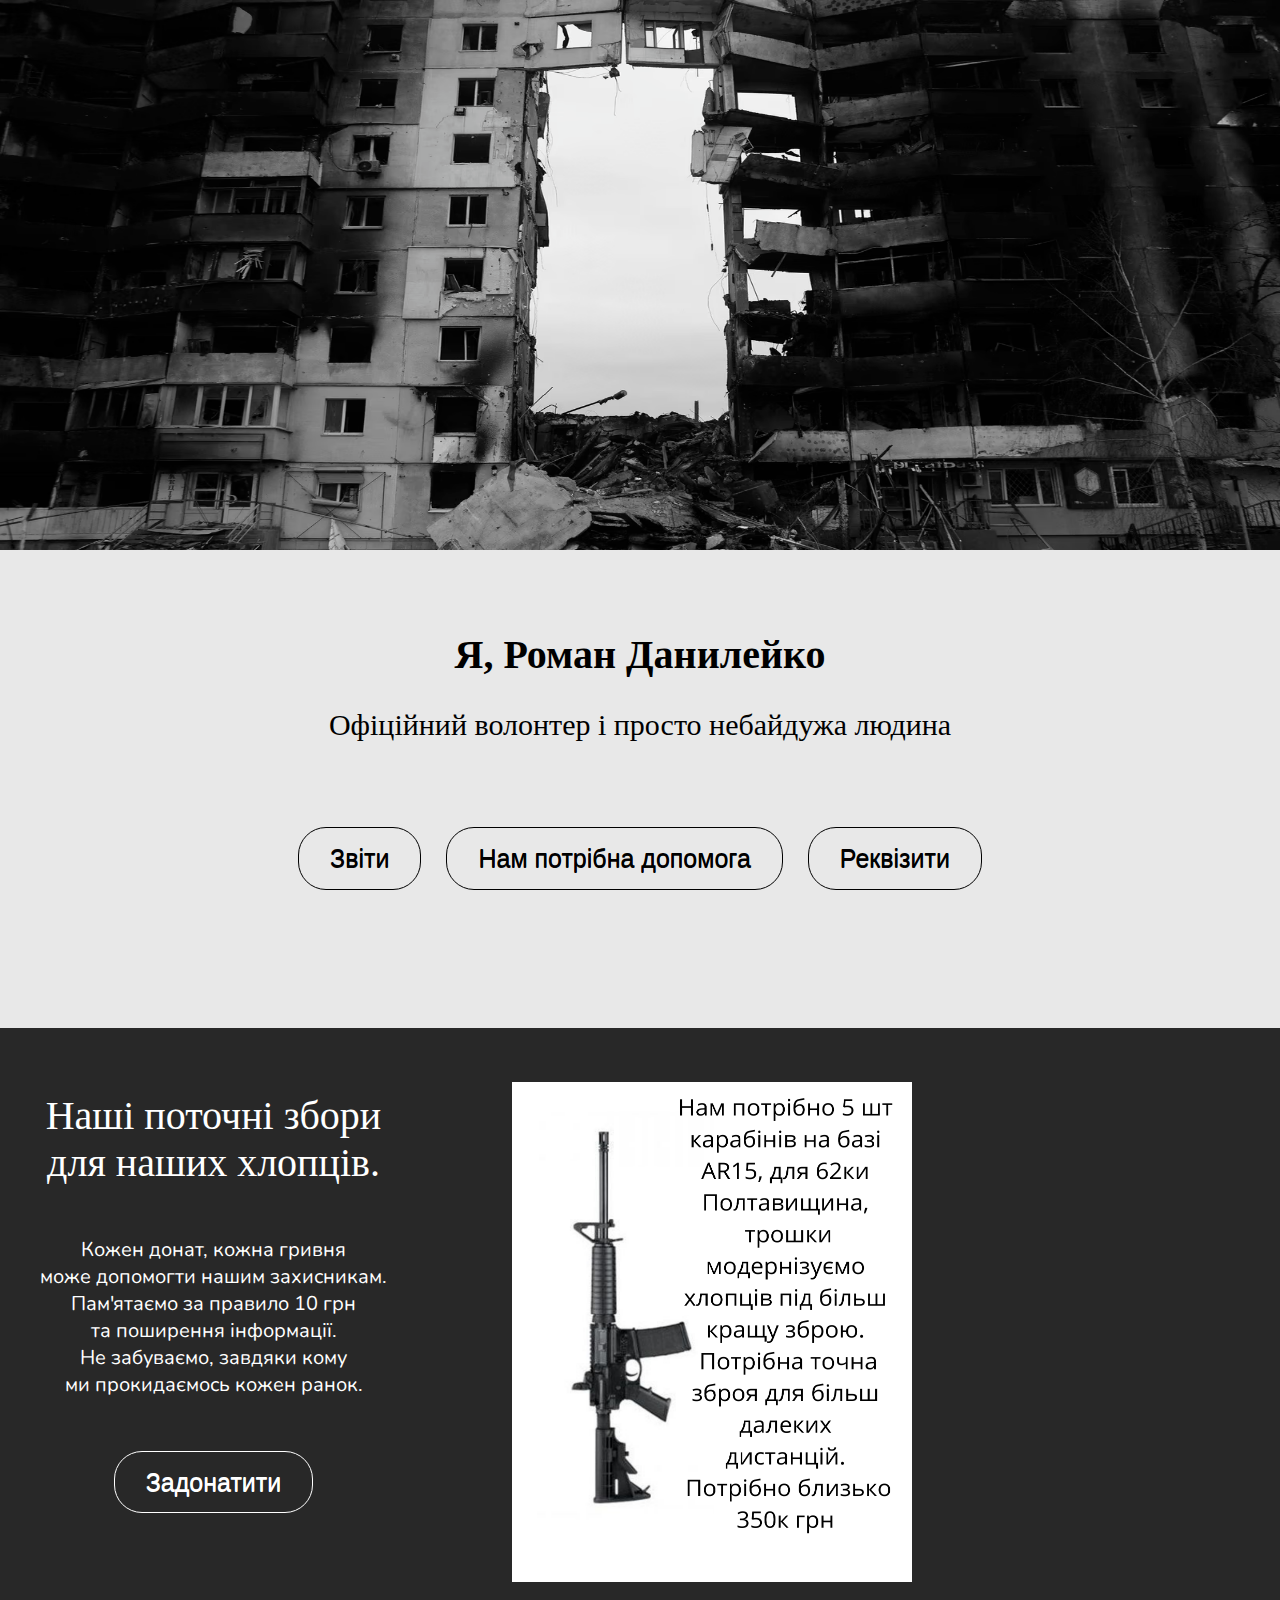
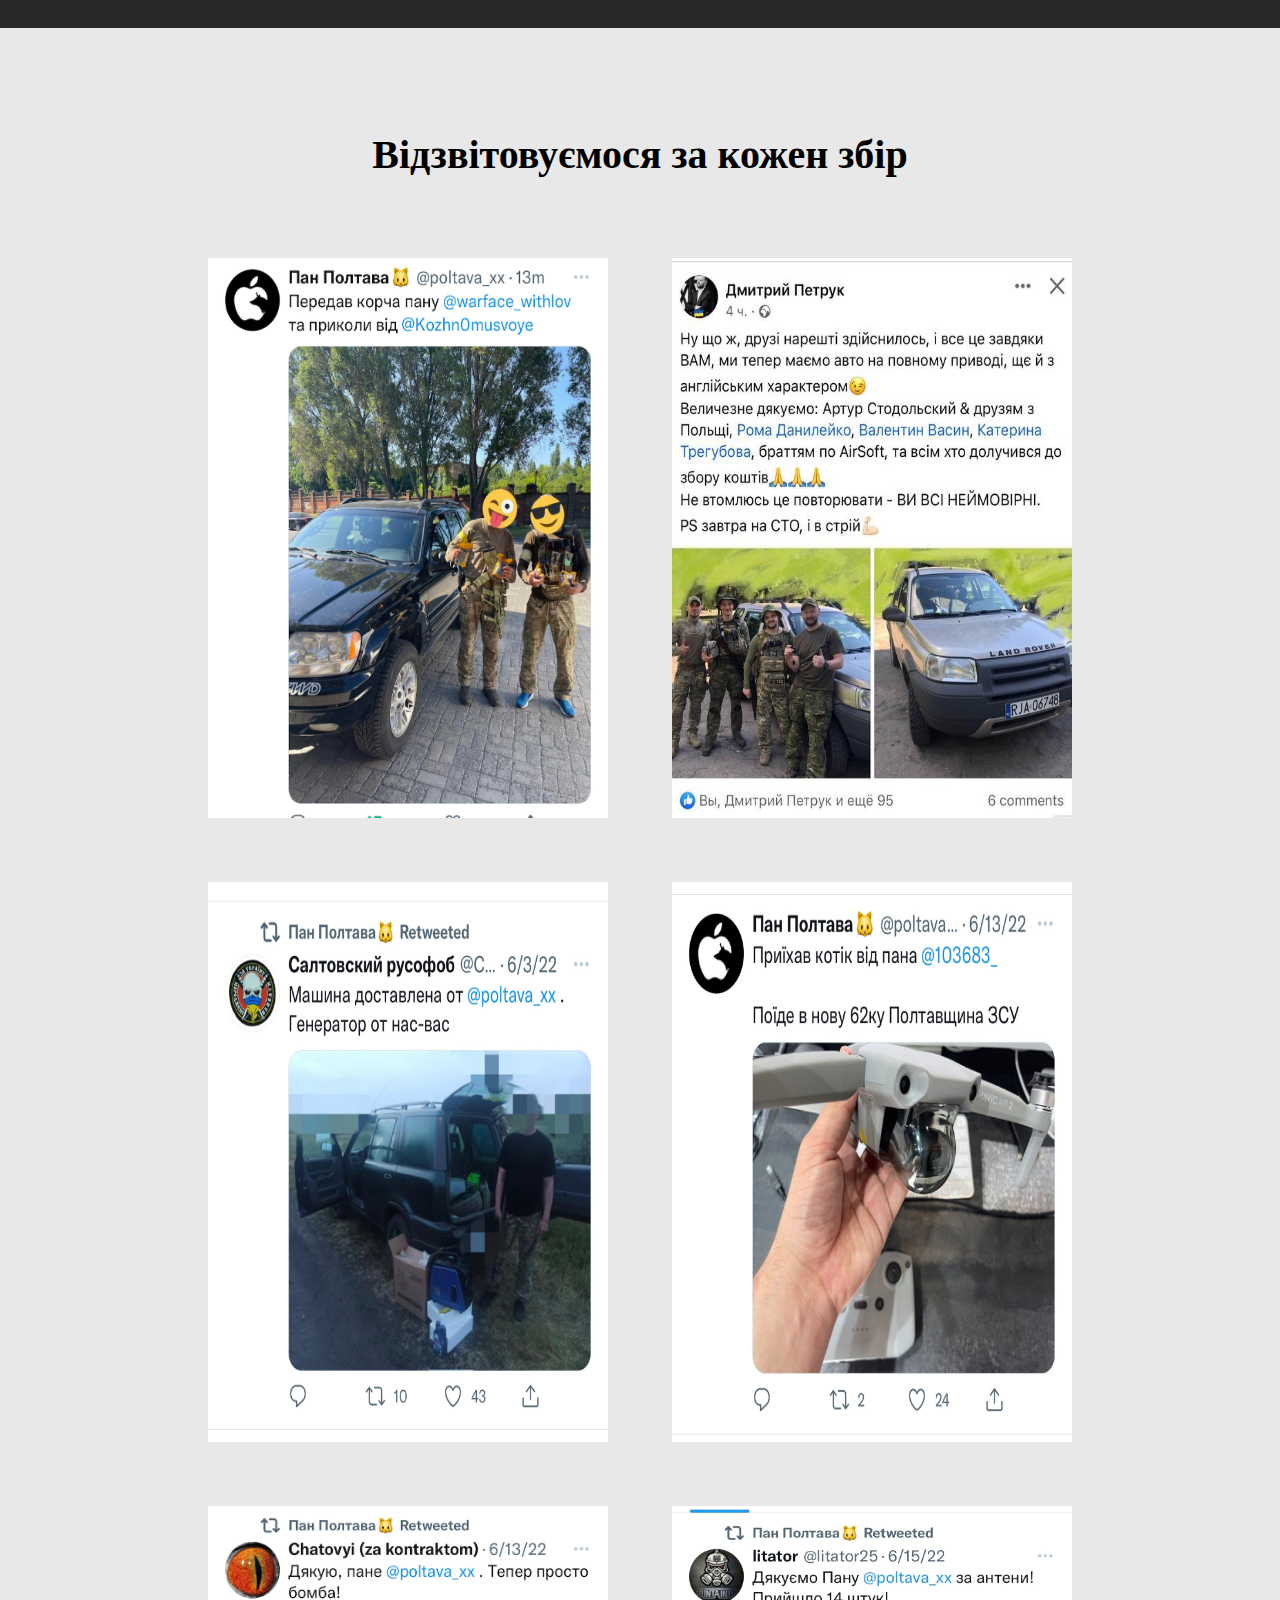
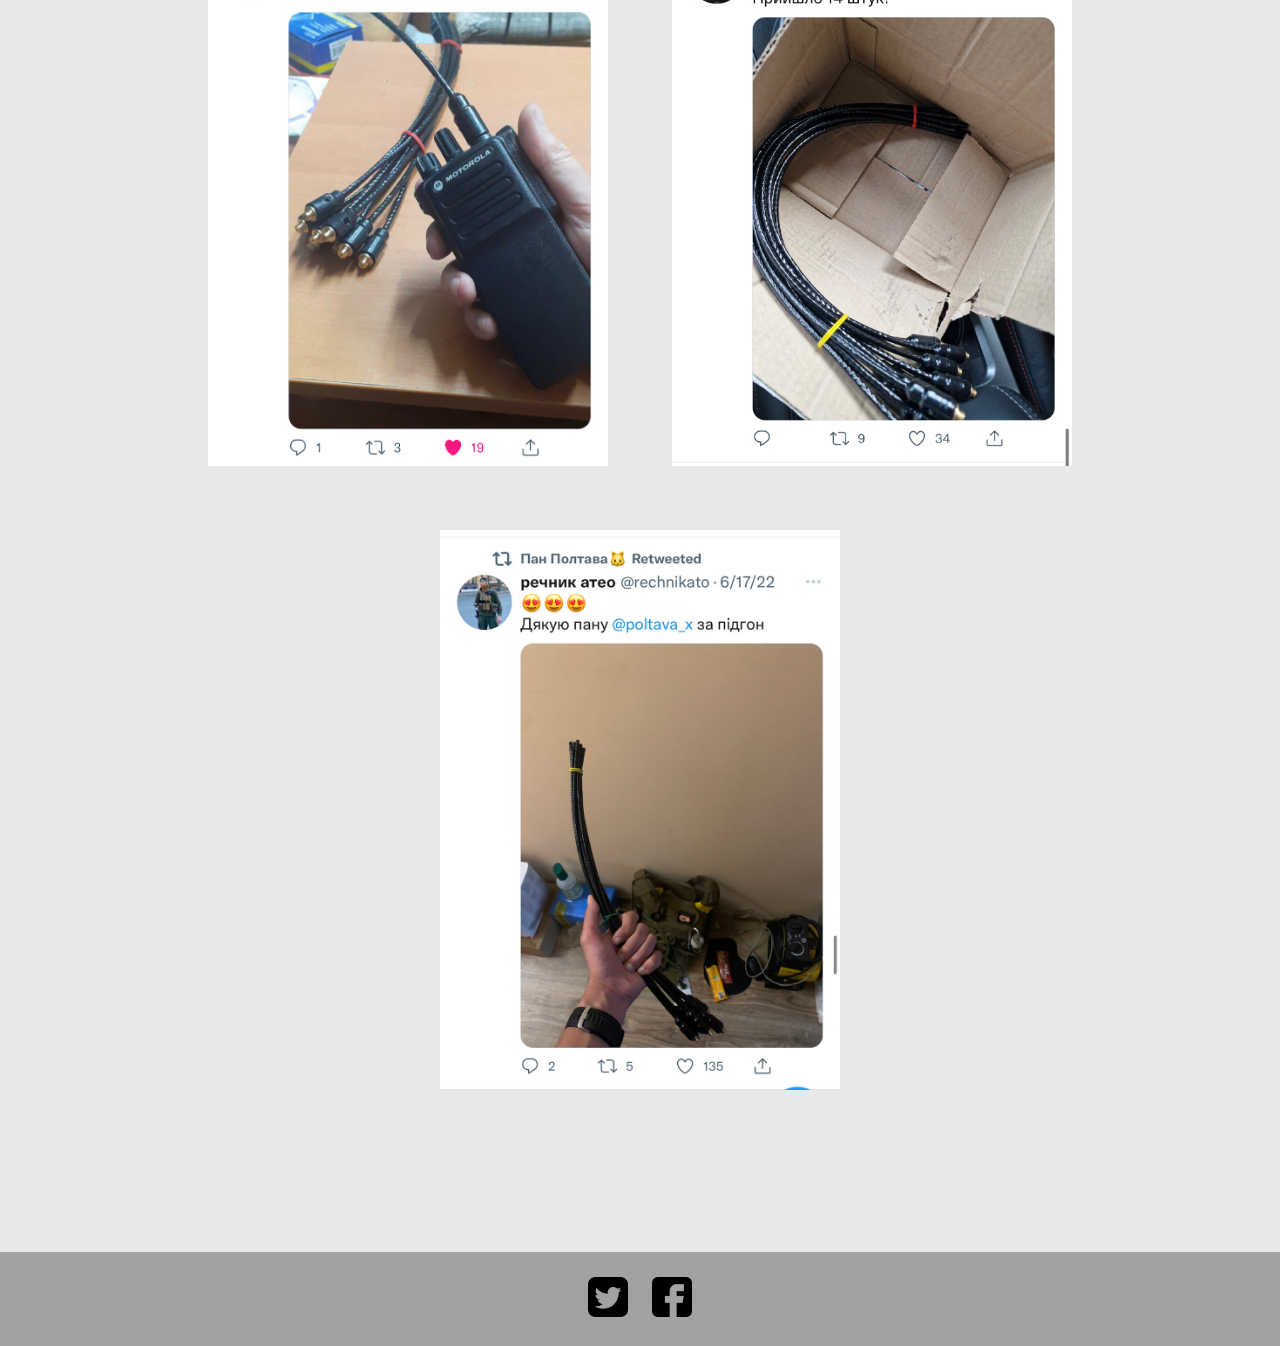
<file: index.html>
<!DOCTYPE html>
<html lang="uk">

  <head>
    <meta charset="utf-8">
    <title>Volunteer</title>
    <link rel="stylesheet" href="css/style.css">
    <link rel="icon" href="help.ico">
    <link rel="preconnect" href="https://fonts.googleapis.com">
    <link rel="preconnect" href="https://fonts.gstatic.com" crossorigin>
    <link rel="preconnect" href="https://fonts.googleapis.com">
    <link rel="preconnect" href="https://fonts.gstatic.com" crossorigin>
    <link href="https://fonts.googleapis.com/css2?family=Nunito&family=Sacramento&display=swap" rel="stylesheet">
    <meta http-equiv="Content-Security-Policy" content="upgrade-insecure-requests">
    <meta name=”viewport” content=”device-width, initial-scale=1.0″>
  </head>

  <body>
    <div>
      <img src="image/building.png" class="header-image">
      <div class="language">
        <div id="google_translate_element"></div>
        <script>
            function googleTranslateElementInit() {
                new google.translate.TranslateElement(
                    {pageLanguage: 'uk'},
                    'google_translate_element'
                );
            }
        </script>
        <script src="http://translate.google.com/translate_a/element.js?cb=googleTranslateElementInit"></script>
    
        </div>
    </div> 
    <div class="introduction">
      <h1 > <b>Я, Роман Данилейко </b>
      </h1>
      <p id="first-p">Офіційний волонтер і просто небайдужа людина</p>
    </div>
    <div class="menu-position">
          <p><a href="#report" style="text-decoration: none" class="menu-bar" > Звіти</a>
          <a href="#help" style="text-decoration: none" class="menu-bar"> Нам потрібна допомога</a>
          <a href="donation.html" style="text-decoration: none" class="menu-bar"> Реквізити</a></p>
    </div>

    <div class="middle-container">
      <div id="help"> 
        Наші поточні збори <br>
        для наших хлопців. 
          <p id="motivation"> Кожен донат, кожна гривня <br>може допомогти нашим захисникам.
            <br> Пам'ятаємо за правило 10 грн <br>
                та поширення інформації.<br>
                Не забуваємо, завдяки кому<br> ми прокидаємось кожен ранок.
         </p>
          <p>
            <a href="donation.html" class="donaty"> Задонатити</a>
          </p>
        </div>
          <div class="weapon">
            <img src="image/need_a_weapon.png" width="400" height="500" >
          </div>
    </div>

    <div class="bottom-container">
      <h1 id="report"> Відзвітовуємося за кожен збір</h1>
      <div>
        <img src="image/image0.jpeg" class="report-pic">
        <img src="image/image8.1.png"class="report-pic">
        <img src="image/image3.jpeg" class="report-pic">
        <img src="image/image4.jpeg" class="report-pic">
        <img src="image/image5.jpeg" class="report-pic">
        <img src="image/image6.jpeg" class="report-pic">
        <img src="image/image7.jpeg" class="report-pic"> 
      </div>
    </div>

    <div class="contact">
      <a href="https://twitter.com/poltava_xx"> <img src="image/twitter-dark.png" class="logo"></a>
      <a href="https://www.facebook.com/profile.php?id=100004882451279"> <img src="image/facebook.png" class="logo"></a>   
    </div>

  </body>

</html>
</file>
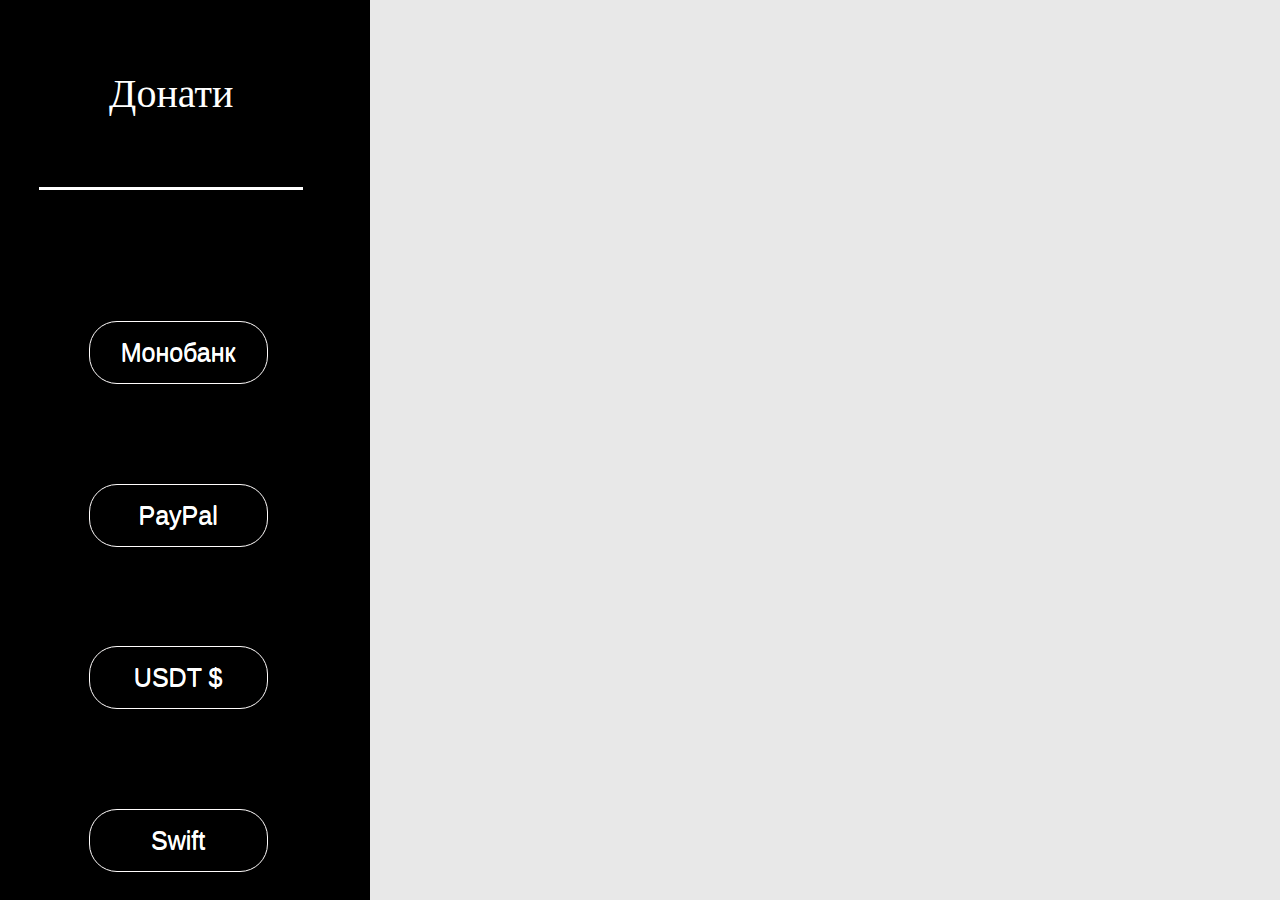
<file: donation.html>
<!DOCTYPE html>
<html lang="uk">

  <head>
    <meta charset="utf-8">
    <title>Volunteer</title>
    <link rel="stylesheet" href="css/style.css">
    <link rel="icon" href="help.ico">
    <link rel="preconnect" href="https://fonts.googleapis.com">
    <link rel="preconnect" href="https://fonts.gstatic.com" crossorigin>
    <link rel="preconnect" href="https://fonts.googleapis.com">
    <link rel="preconnect" href="https://fonts.gstatic.com" crossorigin>
    <link href="https://fonts.googleapis.com/css2?family=Nunito&family=Sacramento&display=swap" rel="stylesheet">

  </head>
  <body>
        <div>
          <div id="mono" style="display: none"> 
            <img src="image/hearts.png" width="600">
            <div > 
              <a href="https://send.monobank.ua/jar/6pyD8sUnDR" style="text-decoration: none" id="mono-link" >Баночка допомоги</a>
            </div>
        </div>
        <div id="paypal" style="display: none"> 
          <img src="image/paypal (1).png" width="600">
          <div > 
            <a href="https://www.paypal.com/myaccount/transfer/homepage" style="text-decoration: none" id="paypal-link" >PayPal</a>
          </div>
        </div>
        <div id="usdt" style="display: none">  <img src="image/coin.png" width="600">
          <p id="text-usdt"><b>TG6M1Z9zshCU5VFoSwaFop4gMu6bDwsP25 (TRC20)</b></p></div>
        <div id="swift" style="display: none">
          <img id="swift-pic" style="padding-left:50px" src="image/swift (1).png" width="300" > 
          <p id="swift-text">
            <b>Поповнення із-за кордону USD <br>
            Beneficiary (Бенефіціар)</b><br>

            <b>Receiver:</b><br>
              DANYLEIKO ROMAN, 37800, Ukraine, reg. Poltavska, district. Khorolskyi, village. Novyi Bairak,
                st. Vyshneva, build. 24<br>

              <b>IBAN</b><br>
              UA 12 322001 00000 2620 3326 5197 09<br>

              <b>Account No</b><br>
              26203326519709<br>
              

              <b>Account with Institution (Банк Бенефіціара)</b><br>
              Bank<br>
              JSC UNIVERSAL BANK<br>
              City<br>
              KYIV, UKRAINE<br>
              
              <b>Swift code</b><br>
              UNJSUAUKXXX<br>


              <b>Details of payment (Призначення платежу)</b><br>
              <b>!!!</b> Дуже важливо правильно вказати призначення платежу.<br>
              Виберіть потрібний варіант в залежності від того, хто відправляє вам платіж
              якщо відправник <b>фізична особа: </b><br>
              - private transfer<br>
              - transfer to own account<br>
              - help to relative<br>

              якщо відправник <b> юридична особа: </b><br>
              - honorarium<br>
              - compensation for ...<br>
          </p>
        </div>
      </div>
      <div class="side-bar">
          <div id="donaty-page">
            Донати</div>
          <div id="donation-options">
            <p class="option"  onclick="myFunction_Mono()" >Moнобанк</p>
            <p class="option"  onclick="myFunction_Paypal()">PayPal</p>
            <p class="option"  onclick="myFunction_Usdt()">USDT $</p>
            <p class="option"  onclick="myFunction_Swift()">Swift</p>
            <script>
              function myFunction_Mono() {
                let monobank_button = document.getElementById("mono");
                let paypal_button = document.getElementById("paypal");
                let usdt_button = document.getElementById("usdt");
                let swift_button = document.getElementById("swift");
                if (monobank_button.style.display === "none") {
                    monobank_button.style.display = "block";
                    paypal_button.style.display = "none";
                    usdt_button.style.display = "none";
                    swift_button.style.display = "none"
                  } 
              }
            </script>
            <script>
              function myFunction_Paypal(){
                let monobank_button = document.getElementById("mono");
                let paypal_button = document.getElementById("paypal");
                let usdt_button = document.getElementById("usdt");
                let swift_button = document.getElementById("swift");
                if (paypal_button.style.display === "none") {
                    monobank_button.style.display = "none";
                    paypal_button.style.display = "block";
                    usdt_button.style.display = "none";
                    swift_button.style.display = "none"
                  } 
                }
    
            </script>
            <script>
              function myFunction_Usdt(){
                let monobank_button = document.getElementById("mono");
                let paypal_button = document.getElementById("paypal");
                let usdt_button = document.getElementById("usdt");
                let swift_button = document.getElementById("swift");
                if (usdt_button.style.display === "none") {
                    usdt_button.style.display = "block";
                    monobank_button.style.display = "none";
                    paypal_button.style.display = "none";
                    swift_button.style.display = "none"
                    } 
                  }
            </script>
            <script>
                function myFunction_Swift(){
                  let monobank_button = document.getElementById("mono");
                  let paypal_button = document.getElementById("paypal");
                  let usdt_button = document.getElementById("usdt");
                  let swift_button = document.getElementById("swift");
                  if (swift_button.style.display === "none") {
                      monobank_button.style.display = "none";
                      paypal_button.style.display = "none";
                      usdt_button.style.display = "none";
                      swift_button.style.display = "block"
                    } 
                  }
              </script>
        </div>
      
    </div>
  </body>
</html>
</file>
<file: css/style.css>
body{
   
    margin: 0px;
    text-align: center;
    background-repeat:repeat-x;
    background-color: rgb(232, 232, 232);
}

h1{
    color: black;
    margin: 0 auto; 
    font-family:'Times New Roman', Times, serif;
    font-size: 40px;
}

h2{
    font-family: 'Nunito', sans-serif;
}

h3{
    font-family: 'Nunito', sans-serif;
}

.header{
    padding-top: 80px;
    position: relative;
    font-family: 'Nunito', sans-serif;

}

.introduction{
    color: black;
    position: relative;
    padding-top: 6%;
}

p{
    font-size: 20px;
}

.menu-bar{
    background-color:transparent;
	border-radius:28px;
	border:1px solid #000000;
	display:inline-block;
	cursor:pointer;
	color:#000000;
	font-family:Arial;
	font-size:25px;
	padding:16px 31px;
	text-decoration:none;
	text-shadow:0px 1px 0px #080808;
    margin: 10px;

}
.menu-bar:hover {
	background-color:black;
    color: white;
}
.menu-bar:active {
	position:relative;
	top:1px;
}

.header-image{
    width: 100%;
    height: 550px;
}

.menu-position{
    position: relative;
    padding-top: 2%;
}

.middle-container{
    position: relative;
    margin-top:10%;
    width: 100%;
    height: 600px ;
    background-color: #282828;
}

#help{
    font-family: 'Times New Roman', Times, serif;
    color: white;
    position: absolute;
    padding: 20px;
    padding-top: 5%;
    font-size: 40px;
    padding-left: 40px;
}

.weapon{
    position:absolute;
    top:9%;
    left: 40%;
    align-items: center;
   
}
.bottom-container{
    position: relative;
    display: inline-block;
    margin-top:8%;
}
.report-pic{
    margin: 30px;
    width: 400px;
    height: 560px;
}

#report{
    padding-bottom: 50px;
    text-align: center;
}
#first-p{
    font-size: 30px;
}
.report-pic:hover{
    box-shadow: 0 6px 8px 0 rgba(0, 0, 0, 0.2), 0 6px 20px 0 rgba(0, 0, 0, 0.19);
}
.contact{
    position: relative;
    margin-top:10%;
    background-color: #a2a2a2;
}
.logo{
    width: 40px;
    height: 40px;
    padding: 10px;
    margin: 15px 0px 15px 0px ;
}
.language{
    position: absolute;
    top: 20px;
    padding-left: 10px;
}
#motivation{
     font-family: 'Nunito', sans-serif;
     padding-top: 30px;
     margin-bottom: 70px;
}
.donaty{
    position: relative;
    background-color:transparent;
	border-radius:28px;
	border:1px solid #ffffff;
	cursor:pointer;
	color:#ffffff;
	font-family:Arial;
	font-size:25px;
	padding:16px 31px;
	text-decoration:none;
	text-shadow:0px 1px 0px #ffffff;
    margin: 10px;
	border:1px solid #ffffff;    
}

.donaty:hover {
	background-color:rgb(255, 255, 255);
    color: rgb(0, 0, 0);
}
.donaty:active {
	position:relative;
	top:1px;
	text-shadow:0px 1px 0px #fffcfc;
}
.side-bar{
    position: relative;
    position: fixed;
    width: 350px;
    height: 100%;
    padding-left: 20px;
    background-color: black;
    background-repeat:repeat;
}
body{
    height: 100%;
}
html{
    height: 100%;
}
#donaty-page{
    position: absolute;
    text-align: center;
    margin-top: 0px;
    padding: 70px;
    color: white;
    font-size: 40px;
    border: 0px;
    border-style:solid;
    border-bottom-width: 3px;
    right: 18%;
    margin-bottom: 70px;
}

#donation-options{
    position: absolute;
    margin-top: 60%;
    text-align: center;
    color: white;
    right: 25%;
}
.option{
    font-size: 30px;
    background-color:transparent;
	border-radius:28px;
	border:1px solid #fffcfc;
	cursor:pointer;
	color:#ffffff;
	font-family:Arial;
	font-size:25px;
	padding:16px 31px;
	text-decoration:none;
	text-shadow:0px 1px 0px #ffffff;
    margin: 10px;
    margin-bottom: 40%;
    margin-top: 50%;

}
.option:hover{
    background-color: white;
    color: black;
}
#mono{
    position: absolute;
    align-items: center;
    left: 45%;
    top:10%;
    width: inherit;
}
#mono-link{
    position: relative;
    background-color:transparent;
	border-radius:28px;
	border:1px solid #000000;
	cursor:pointer;
	color:#030303;
	font-family:Arial;
	font-size:30px;
	padding:20px 40px;
	text-decoration:none;
	text-shadow:0px 1px 0px #000000;
    margin: 10px;
	border:1px solid #000000;
    top: 50px;    
}

#mono-link:hover {
	background-color:black;
    color: white;
}

   
#paypal{
    position: absolute;
    align-items: center;
    left: 45%;
    top:10%;
    width: inherit;
    color:rgb(0, 0, 0);
}
#paypal-link{
    position: relative;
    background-color:transparent;
	border-radius:28px;
	border:1px solid #000000;
	cursor:pointer;
	color:#030303;
	font-family:Arial;
	font-size:30px;
	padding:20px 70px;
	text-decoration:none;
	text-shadow:0px 1px 0px #000000;
    margin: 10px;
	border:1px solid #000000;
    top: 50px;    
}

#paypal-link:hover {
	background-color:black;
    color: white;
}

#usdt{
    position: absolute;
    align-items: center;
    left: 45%;
    top:10%;
    width: inherit;
    color:rgb(0, 0, 0);
}
#text-usdt{
    font-size: 30px;
}
#swift{
    position: absolute;
    left: 35%;
    top:5%;
    width: inherit;
    color:rgb(0, 0, 0);
}
#swift-text{
    font-family:'Times New Roman', Times, serif;
    white-space: pre;
}
</file>
